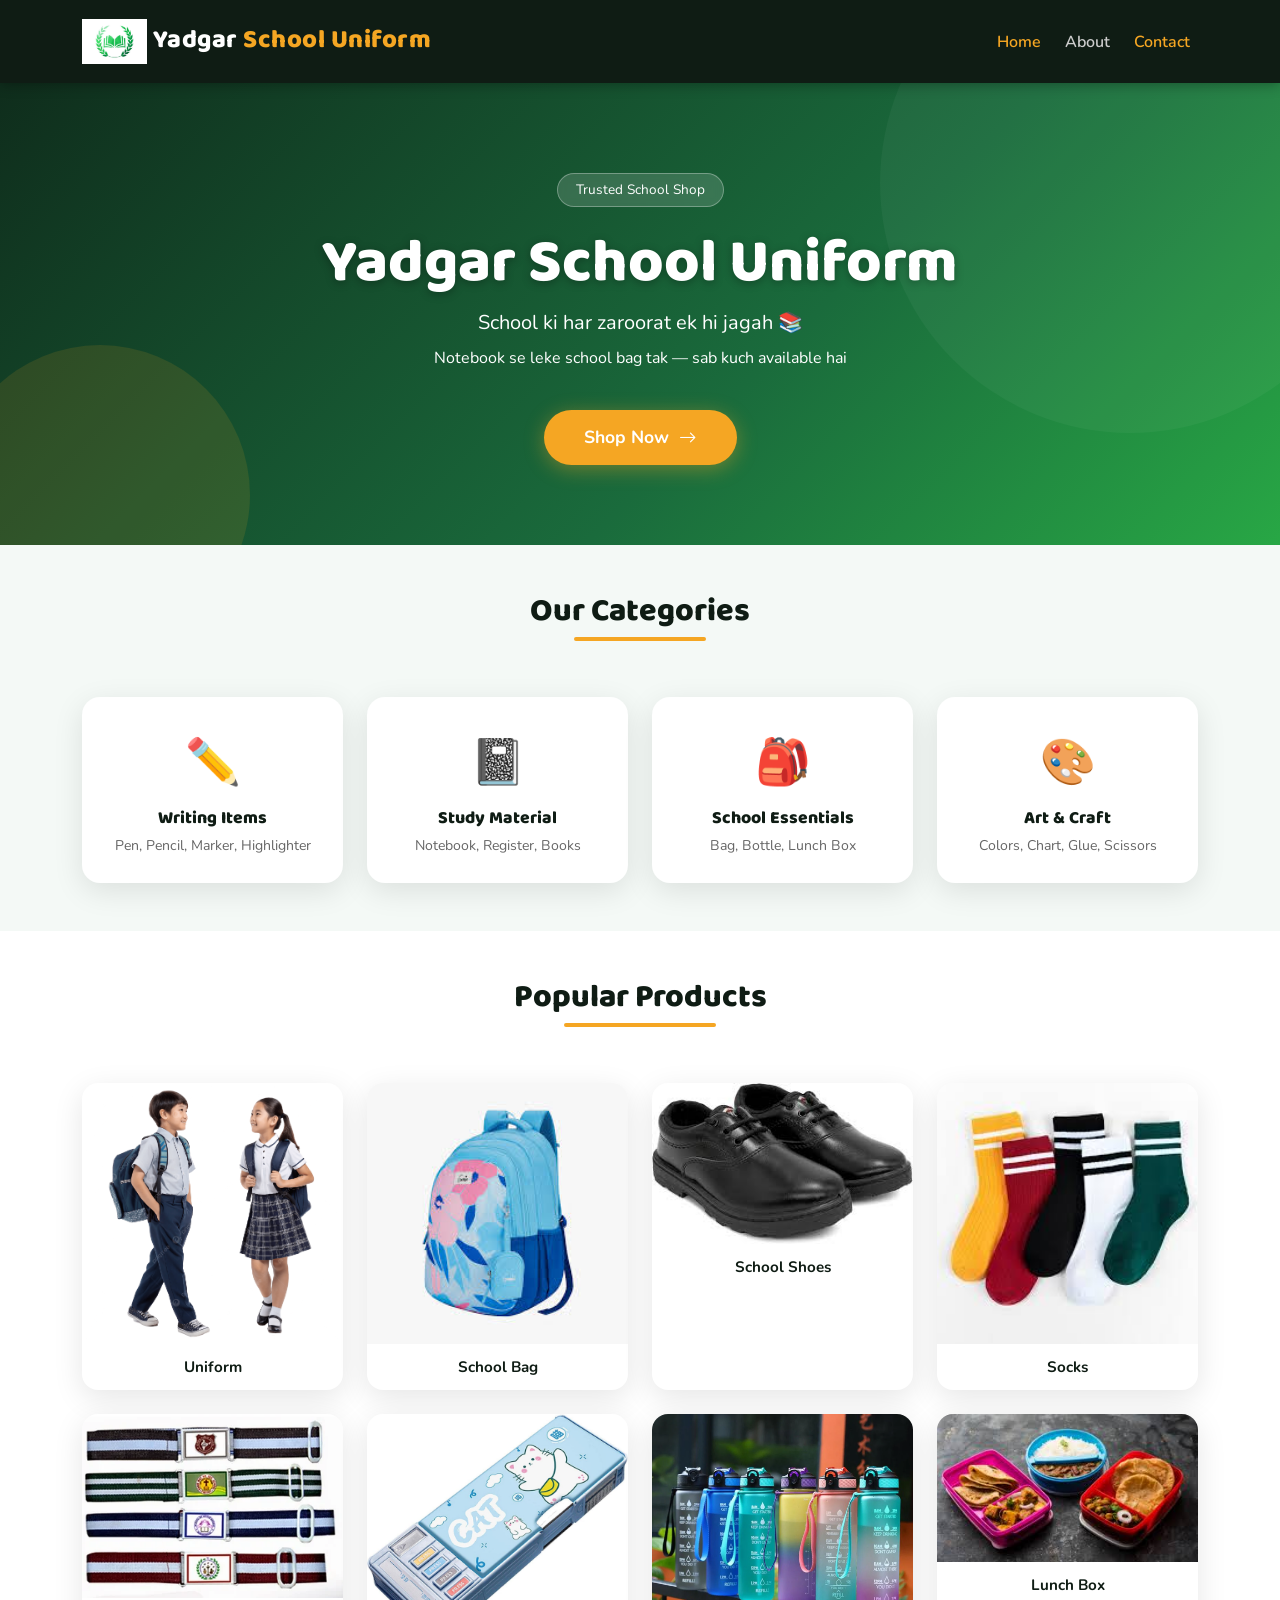
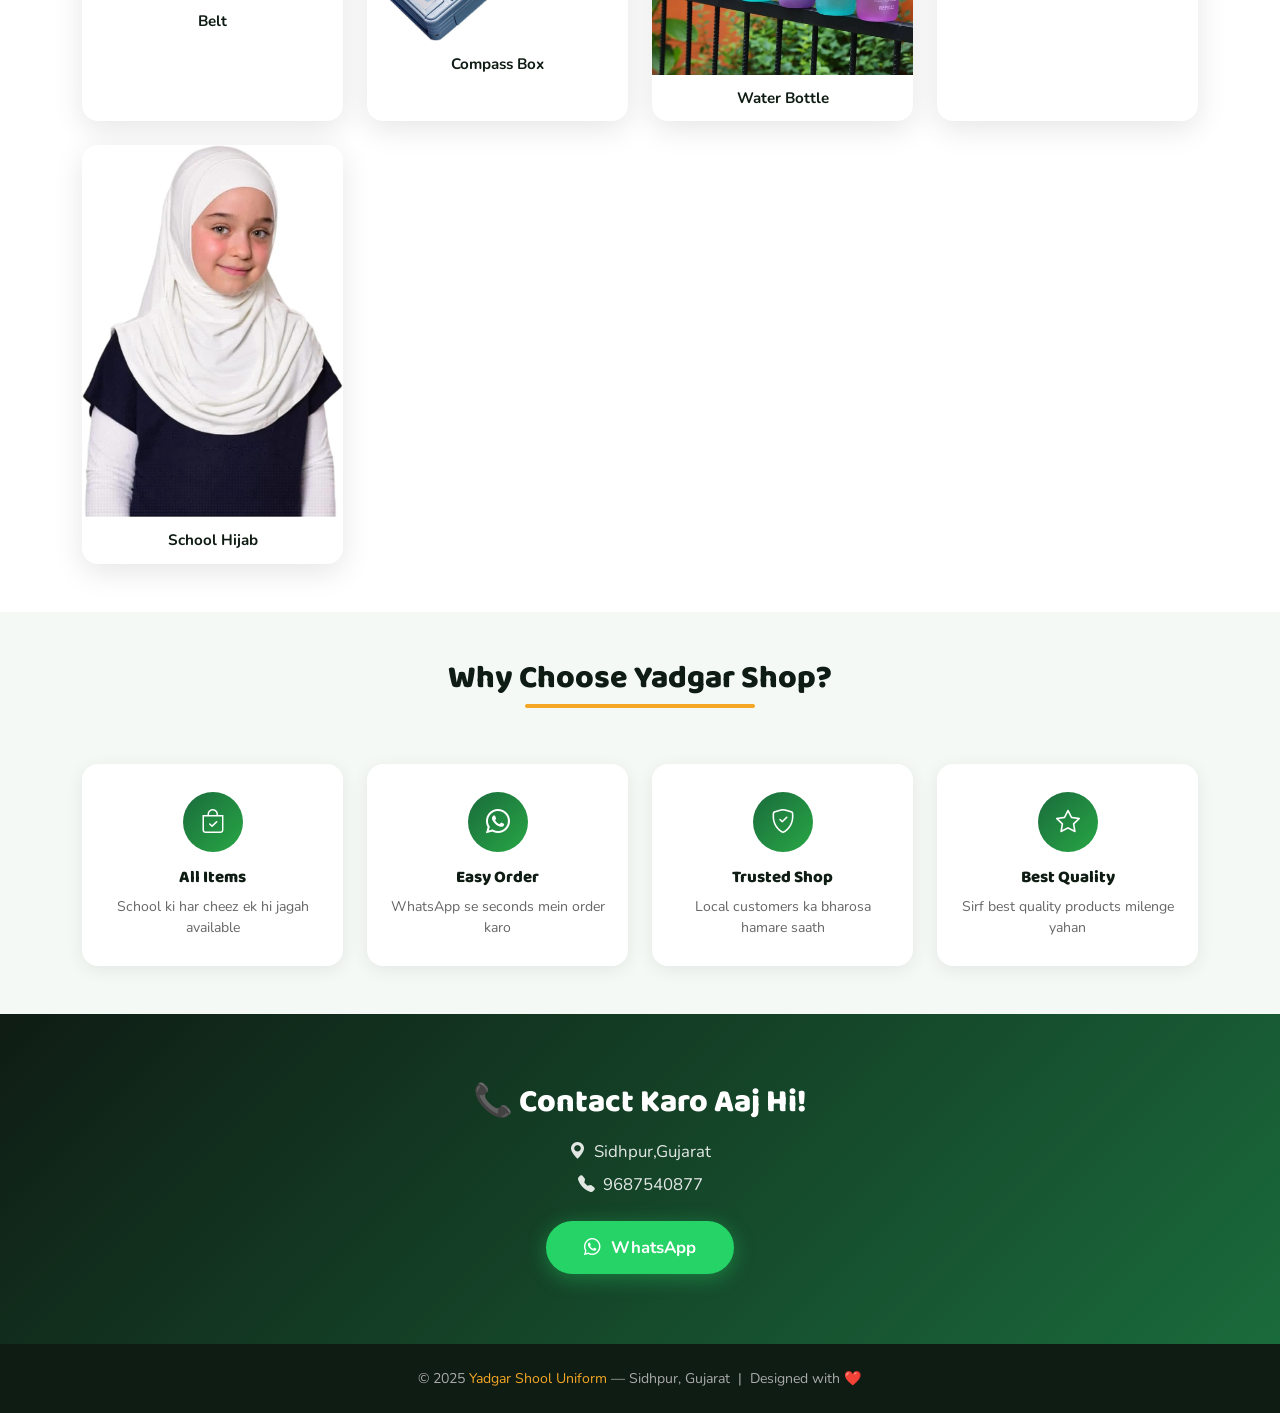
<file: index.html>
<!DOCTYPE html>
<html lang="en">
<head>
  <meta charset="UTF-8">
  <meta name="viewport" content="width=device-width, initial-scale=1.0">
  <title>Yadgar Shop – School ki Har Zaroorat</title>

  <!-- Bootstrap -->
  <link href="https://cdn.jsdelivr.net/npm/bootstrap@5.3.0/dist/css/bootstrap.min.css" rel="stylesheet">
  <!-- Google Fonts -->
  <link href="https://fonts.googleapis.com/css2?family=Baloo+2:wght@400;600;800&family=Nunito:wght@400;600;700&display=swap" rel="stylesheet">
  <!-- Bootstrap Icons -->
  <link href="https://cdn.jsdelivr.net/npm/bootstrap-icons@1.10.5/font/bootstrap-icons.css" rel="stylesheet">

  <style>
    :root {
      --primary: #1a6b3c;
      --primary-light: #28a745;
      --accent: #f5a623;
      --dark: #0f1c14;
      --light-bg: #f4f9f6;
      --card-shadow: 0 8px 30px rgba(0,0,0,0.10);
    }

    * { box-sizing: border-box; }

    body {
      font-family: 'Nunito', sans-serif;
      background: var(--light-bg);
      color: #222;
    }

    h1, h2, h3, h4, h5, .navbar-brand {
      font-family: 'Baloo 2', cursive;
    }

    /* ── NAVBAR ── */
    .navbar {
      background: var(--dark) !important;
      padding: 14px 0;
      box-shadow: 0 2px 12px rgba(0,0,0,0.3);
      position: sticky;
      top: 0;
      z-index: 999;
    }
    .navbar-brand {
      font-size: 1.6rem;
      font-weight: 800;
      color: #fff !important;
      letter-spacing: 0.5px;
    }
    .navbar-brand span { color: var(--accent); }
    .nav-link {
      color: #ccc !important;
      font-weight: 600;
      font-size: 1rem;
      margin-left: 8px;
      transition: color 0.2s;
    }
    .nav-link:hover, .nav-link.active { color: var(--accent) !important; }

    /* ── HERO ── */
    .hero {
      background: linear-gradient(135deg, #0f2d1c 0%, #1a6b3c 60%, #28a745 100%);
      color: #fff;
      padding: 90px 20px 80px;
      text-align: center;
      position: relative;
      overflow: hidden;
    }
    .hero::before {
      content: '';
      position: absolute;
      width: 500px; height: 500px;
      background: rgba(255,255,255,0.04);
      border-radius: 50%;
      top: -150px; right: -100px;
    }
    .hero::after {
      content: '';
      position: absolute;
      width: 300px; height: 300px;
      background: rgba(245,166,35,0.12);
      border-radius: 50%;
      bottom: -100px; left: -50px;
    }
    .hero h1 {
      font-size: clamp(2.2rem, 6vw, 3.8rem);
      font-weight: 800;
      text-shadow: 0 2px 10px rgba(0,0,0,0.3);
      position: relative; z-index: 1;
    }
    .hero .tagline {
      font-size: 1.25rem;
      opacity: 0.92;
      margin-bottom: 8px;
      position: relative; z-index: 1;
    }
    .hero .subtitle {
      font-size: 1rem;
      opacity: 0.75;
      position: relative; z-index: 1;
    }
    .hero .btn-hero {
      background: var(--accent);
      color: #fff;
      font-weight: 700;
      font-size: 1.1rem;
      padding: 14px 40px;
      border-radius: 50px;
      border: none;
      box-shadow: 0 4px 20px rgba(245,166,35,0.4);
      transition: transform 0.2s, box-shadow 0.2s;
      position: relative; z-index: 1;
    }
    .hero .btn-hero:hover {
      transform: translateY(-3px);
      box-shadow: 0 8px 28px rgba(245,166,35,0.5);
      color: #fff;
    }
    .hero-badge {
      display: inline-block;
      background: rgba(255,255,255,0.15);
      border: 1px solid rgba(255,255,255,0.3);
      border-radius: 50px;
      padding: 6px 18px;
      font-size: 0.85rem;
      margin-bottom: 20px;
      position: relative; z-index: 1;
      backdrop-filter: blur(4px);
    }

    /* ── CATEGORIES ── */
    .section-title {
      font-size: 2rem;
      font-weight: 800;
      color: var(--dark);
      position: relative;
      display: inline-block;
    }
    .section-title::after {
      content: '';
      display: block;
      height: 4px;
      width: 60%;
      background: var(--accent);
      border-radius: 2px;
      margin: 6px auto 0;
    }

    .category-card {
      background: #fff;
      border-radius: 18px;
      padding: 30px 20px 24px;
      text-align: center;
      box-shadow: var(--card-shadow);
      transition: transform 0.25s, box-shadow 0.25s;
      border: 2px solid transparent;
      height: 100%;
    }
    .category-card:hover {
      transform: translateY(-6px);
      box-shadow: 0 16px 40px rgba(0,0,0,0.13);
      border-color: var(--primary-light);
    }
    .category-icon {
      font-size: 2.8rem;
      margin-bottom: 12px;
      display: block;
    }
    .category-card h5 {
      font-weight: 800;
      color: var(--dark);
      font-size: 1.1rem;
      margin-bottom: 6px;
    }
    .category-card p {
      font-size: 0.88rem;
      color: #666;
      margin: 0;
    }

    /* ── PRODUCTS ── */
    .products-section { background: #fff; }

    .product-card {
      border: none;
      border-radius: 16px;
      overflow: hidden;
      box-shadow: var(--card-shadow);
      transition: transform 0.25s, box-shadow 0.25s;
    }
    .product-card:hover {
      transform: translateY(-5px);
      box-shadow: 0 14px 35px rgba(0,0,0,0.14);
    }
    .product-card .card-img-top {
      height: 180px;
      object-fit: cover;
      background: #e8f5e9;
    }
    .product-card .card-body {
      padding: 14px 12px;
      text-align: center;
    }
    .product-card h6 {
      font-weight: 700;
      font-size: 0.95rem;
      color: var(--dark);
      margin: 0;
    }

    /* Image placeholder when no image */
    .img-placeholder {
      height: 180px;
      display: flex;
      align-items: center;
      justify-content: center;
      background: linear-gradient(135deg, #e8f5e9, #c8e6c9);
      font-size: 3.5rem;
    }

    /* ── WHY CHOOSE US ── */
    .why-section { background: var(--light-bg); }

    .why-card {
      background: #fff;
      border-radius: 16px;
      padding: 28px 20px;
      text-align: center;
      box-shadow: 0 4px 18px rgba(0,0,0,0.07);
      transition: transform 0.2s;
      height: 100%;
    }
    .why-card:hover { transform: translateY(-4px); }
    .why-icon {
      width: 60px; height: 60px;
      background: linear-gradient(135deg, var(--primary), var(--primary-light));
      border-radius: 50%;
      display: flex; align-items: center; justify-content: center;
      margin: 0 auto 16px;
      font-size: 1.5rem;
      color: #fff;
    }
    .why-card h5 {
      font-weight: 800;
      font-size: 1.05rem;
      color: var(--dark);
      margin-bottom: 8px;
    }
    .why-card p {
      font-size: 0.88rem;
      color: #666;
      margin: 0;
    }

    /* ── CTA ── */
    .cta-section {
      background: linear-gradient(135deg, var(--dark), var(--primary));
      color: #fff;
      padding: 70px 20px;
      text-align: center;
    }
    .cta-section h2 {
      font-size: 2rem;
      font-weight: 800;
      margin-bottom: 16px;
    }
    .cta-info { font-size: 1.05rem; opacity: 0.88; margin-bottom: 8px; }
    .btn-whatsapp {
      background: #25D366;
      color: #fff;
      font-weight: 700;
      font-size: 1.05rem;
      padding: 14px 38px;
      border-radius: 50px;
      border: none;
      box-shadow: 0 4px 20px rgba(37,211,102,0.4);
      transition: transform 0.2s, box-shadow 0.2s;
      display: inline-flex;
      align-items: center;
      gap: 10px;
    }
    .btn-whatsapp:hover {
      transform: translateY(-3px);
      box-shadow: 0 8px 28px rgba(37,211,102,0.5);
      color: #fff;
    }

    /* ── FOOTER ── */
    footer {
      background: var(--dark);
      color: #aaa;
      text-align: center;
      padding: 24px 20px;
      font-size: 0.88rem;
    }
    footer span { color: var(--accent); }

    /* ── ANIMATIONS ── */
    @keyframes fadeUp {
      from { opacity: 0; transform: translateY(30px); }
      to   { opacity: 1; transform: translateY(0); }
    }
    .fade-up { animation: fadeUp 0.7s ease both; }
    .delay-1 { animation-delay: 0.1s; }
    .delay-2 { animation-delay: 0.2s; }
    .delay-3 { animation-delay: 0.35s; }
    .delay-4 { animation-delay: 0.5s; }
  </style>
</head>

<body>

<!-- NAVBAR -->
<nav class="navbar navbar-expand-lg navbar-dark">
  <div class="container">
    <a class="navbar-brand" href="index.html">
      <img src="img/logo.jpg" alt="Yadgar Shop" height="45">
      Yadgar <span>School Uniform </span>
    </a>
    <button class="navbar-toggler" data-bs-toggle="collapse" data-bs-target="#navMenu">
      <span class="navbar-toggler-icon"></span>
    </button>
    <div class="collapse navbar-collapse justify-content-end" id="navMenu">
      <ul class="navbar-nav">
        <li class="nav-item"><a class="nav-link active" href="index.html">Home</a></li>
        <li class="nav-item"><a class="nav-link" href="about.html">About</a></li>
        <li class="nav-item"><a class="nav-link active" href="contact.html">Contact</a></li>
      </ul>
    </div>
  </div>
</nav>

<!-- HERO -->
<section class="hero">
  <div class="container">
    <div class="hero-badge fade-up">Trusted School Shop</div>
    <h1 class="fade-up delay-1"> Yadgar School Uniform</h1>
    <p class="tagline fade-up delay-2">School ki har zaroorat ek hi jagah 📚</p>
    <p class="subtitle fade-up delay-2">Notebook se leke school bag tak — sab kuch available hai</p>
    <a href="products.html" class="btn btn-hero mt-4 fade-up delay-3">
      Shop Now &nbsp;<i class="bi bi-arrow-right"></i>
    </a>
  </div>
</section>

<!-- CATEGORIES -->
<section class="py-5">
  <div class="container">
    <div class="text-center mb-5">
      <h2 class="section-title">Our Categories</h2>
    </div>
    <div class="row g-4">
      <div class="col-6 col-md-3">
        <div class="category-card">
          <span class="category-icon">✏️</span>
          <h5>Writing Items</h5>
          <p>Pen, Pencil, Marker, Highlighter</p>
        </div>
      </div>
      <div class="col-6 col-md-3">
        <div class="category-card">
          <span class="category-icon">📓</span>
          <h5>Study Material</h5>
          <p>Notebook, Register, Books</p>
        </div>
      </div>
      <div class="col-6 col-md-3">
        <div class="category-card">
          <span class="category-icon">🎒</span>
          <h5>School Essentials</h5>
          <p>Bag, Bottle, Lunch Box</p>
        </div>
      </div>
      <div class="col-6 col-md-3">
        <div class="category-card">
          <span class="category-icon">🎨</span>
          <h5>Art & Craft</h5>
          <p>Colors, Chart, Glue, Scissors</p>
        </div>
      </div>
    </div>
  </div>
</section>

<!-- POPULAR PRODUCTS -->
<section class="products-section py-5">
  <div class="container">
    <div class="text-center mb-5">
      <h2 class="section-title">Popular Products</h2>
    </div>
    <div class="row g-4">

      <div class="col-6 col-md-3">
        <div class="card product-card h-100">
          <img src="img/uniform.jpg">
          <div class="card-body"><h6>Uniform</h6></div>
        </div>
      </div>

      <div class="col-6 col-md-3">
        <div class="card product-card h-100">
         <img src="img\bag.jpg">
          <div class="card-body"><h6>School Bag</h6></div>
        </div>
      </div>

      <div class="col-6 col-md-3">
        <div class="card product-card h-100">
<img src="img\shoes.jpg">
        <div class="card-body"><h6>School Shoes</h6></div>
        </div>
      </div>

      <div class="col-6 col-md-3">
        <div class="card product-card h-100">
          <img src="img\socks.jpg">
          <div class="card-body"><h6>Socks</h6></div>
        </div>
      </div>

      <div class="col-6 col-md-3">
        <div class="card product-card h-100">
                    <img src="img\belt.jpg">
          <div class="card-body"><h6>Belt</h6></div>
        </div>
      </div>

      <div class="col-6 col-md-3">
        <div class="card product-card h-100">
           <img src="img\compass.jpg">
          <div class="card-body"><h6>Compass Box</h6></div>
        </div>
      </div>

      <div class="col-6 col-md-3">
        <div class="card product-card h-100">
         <img src="img\bottel.jpg">
          <div class="card-body"><h6>Water Bottle</h6></div>
        </div>
      </div>

      <div class="col-6 col-md-3">
        <div class="card product-card h-100">
                     <img src="img\lounch-box.jpg">
          <div class="card-body"><h6>Lunch Box</h6></div>
        </div>
      </div>

      <div class="col-6 col-md-3">
        <div class="card product-card h-100">
           <img src="img\school-hijab.jpg">
          <div class="card-body"><h6>School Hijab</h6></div>
        </div>
      </div>

    </div>
  </div>
</section>

<!-- WHY CHOOSE US -->
<section class="why-section py-5">
  <div class="container">
    <div class="text-center mb-5">
      <h2 class="section-title">Why Choose Yadgar Shop?</h2>
    </div>
    <div class="row g-4">
      <div class="col-6 col-md-3">
        <div class="why-card">
          <div class="why-icon"><i class="bi bi-bag-check"></i></div>
          <h5>All Items</h5>
          <p>School ki har cheez ek hi jagah available</p>
        </div>
      </div>
      <div class="col-6 col-md-3">
        <div class="why-card">
          <div class="why-icon"><i class="bi bi-whatsapp"></i></div>
          <h5>Easy Order</h5>
          <p>WhatsApp se seconds mein order karo</p>
        </div>
      </div>
      <div class="col-6 col-md-3">
        <div class="why-card">
          <div class="why-icon"><i class="bi bi-shield-check"></i></div>
          <h5>Trusted Shop</h5>
          <p>Local customers ka bharosa hamare saath</p>
        </div>
      </div>
      <div class="col-6 col-md-3">
        <div class="why-card">
          <div class="why-icon"><i class="bi bi-star"></i></div>
          <h5>Best Quality</h5>
          <p>Sirf best quality products milenge yahan</p>
        </div>
      </div>
    </div>
  </div>
</section>

<!-- CTA / CONTACT -->
<section class="cta-section">
  <div class="container">
    <h2>📞 Contact Karo Aaj Hi!</h2>
    <p class="cta-info"><i class="bi bi-geo-alt-fill"></i> &nbsp;Sidhpur,Gujarat</p>
    <p class="cta-info"><i class="bi bi-telephone-fill"></i> &nbsp;9687540877</p>
    <a href="https://wa.me/9687540877" class="btn btn-whatsapp mt-3">
      <i class="bi bi-whatsapp"></i>  WhatsApp
    </a>
  </div>
</section>

<!-- FOOTER -->
<footer>
  <p class="mb-0">© 2025 <span>Yadgar Shool Uniform</span> — Sidhpur, Gujarat &nbsp;|&nbsp; Designed with ❤️</p>
</footer>

<!-- Bootstrap JS -->
<script src="https://cdn.jsdelivr.net/npm/bootstrap@5.3.0/dist/js/bootstrap.bundle.min.js"></script>
</body>
</html>
</file>
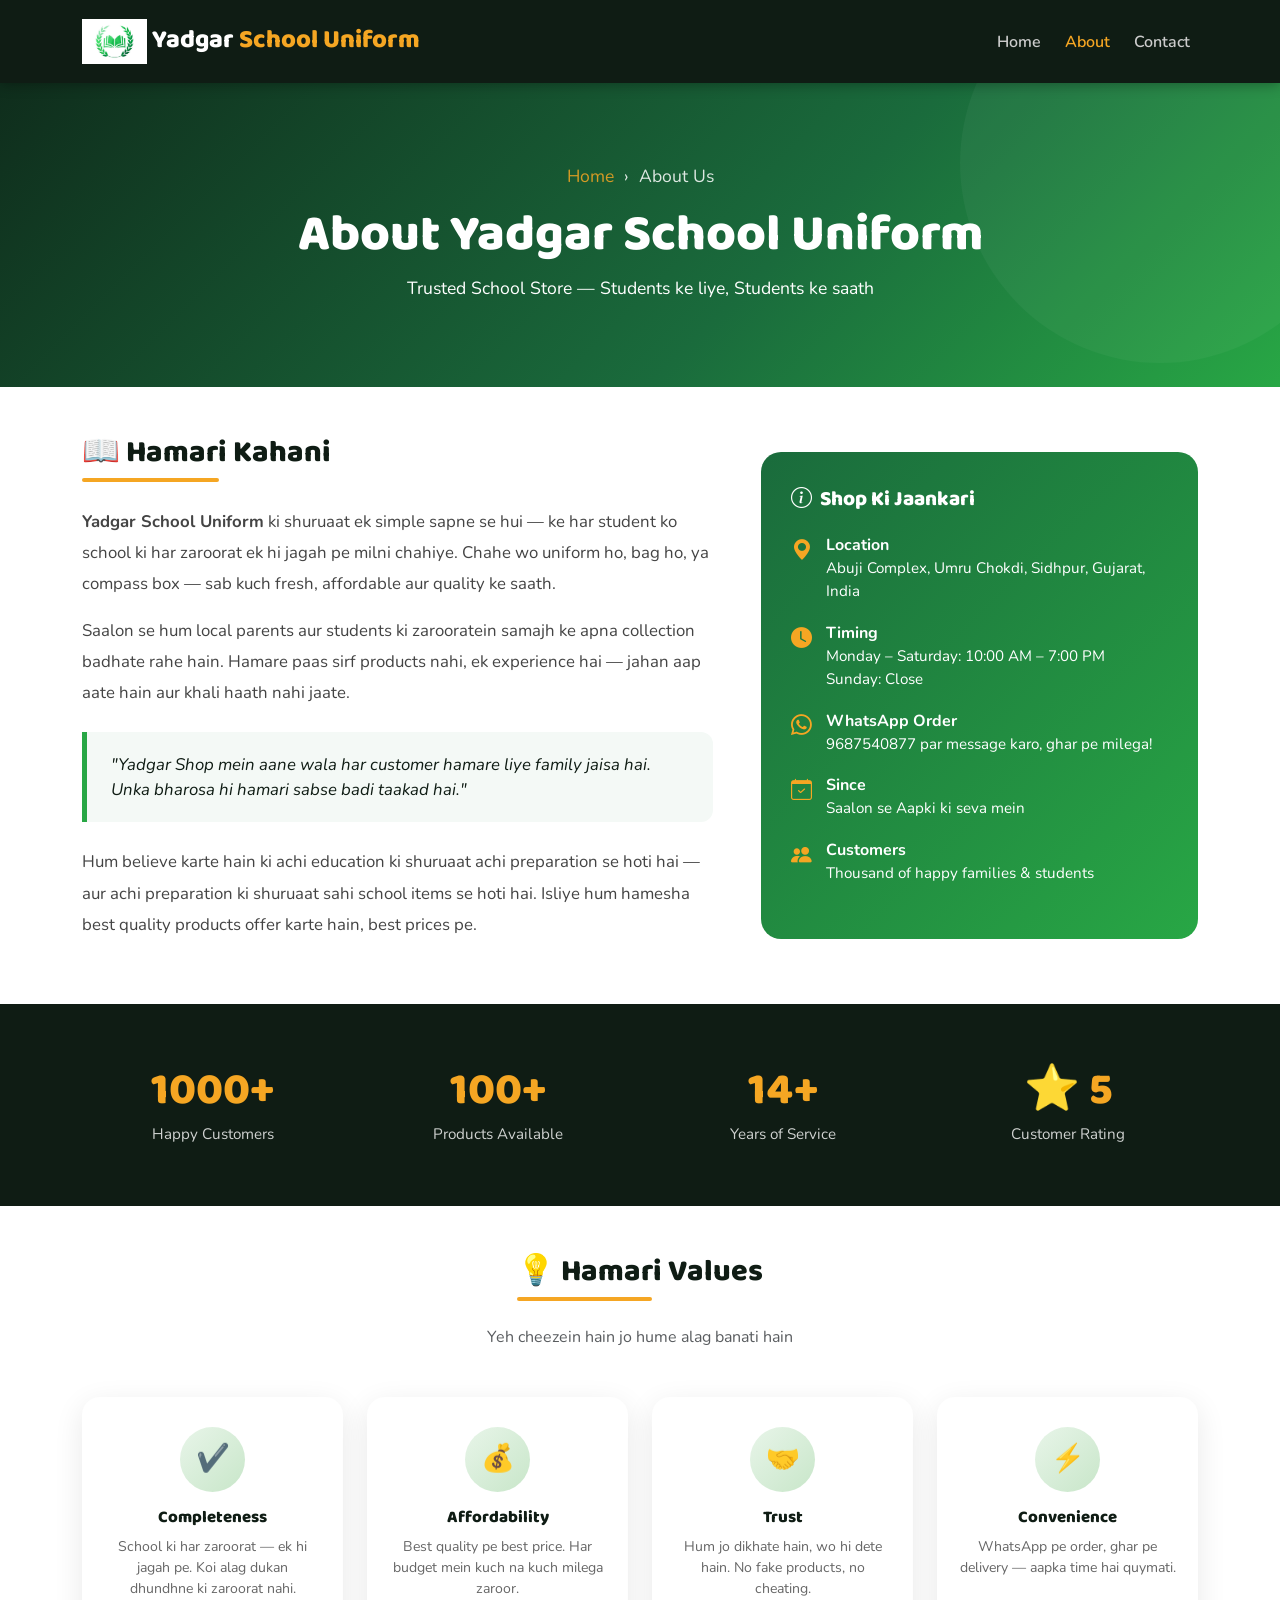
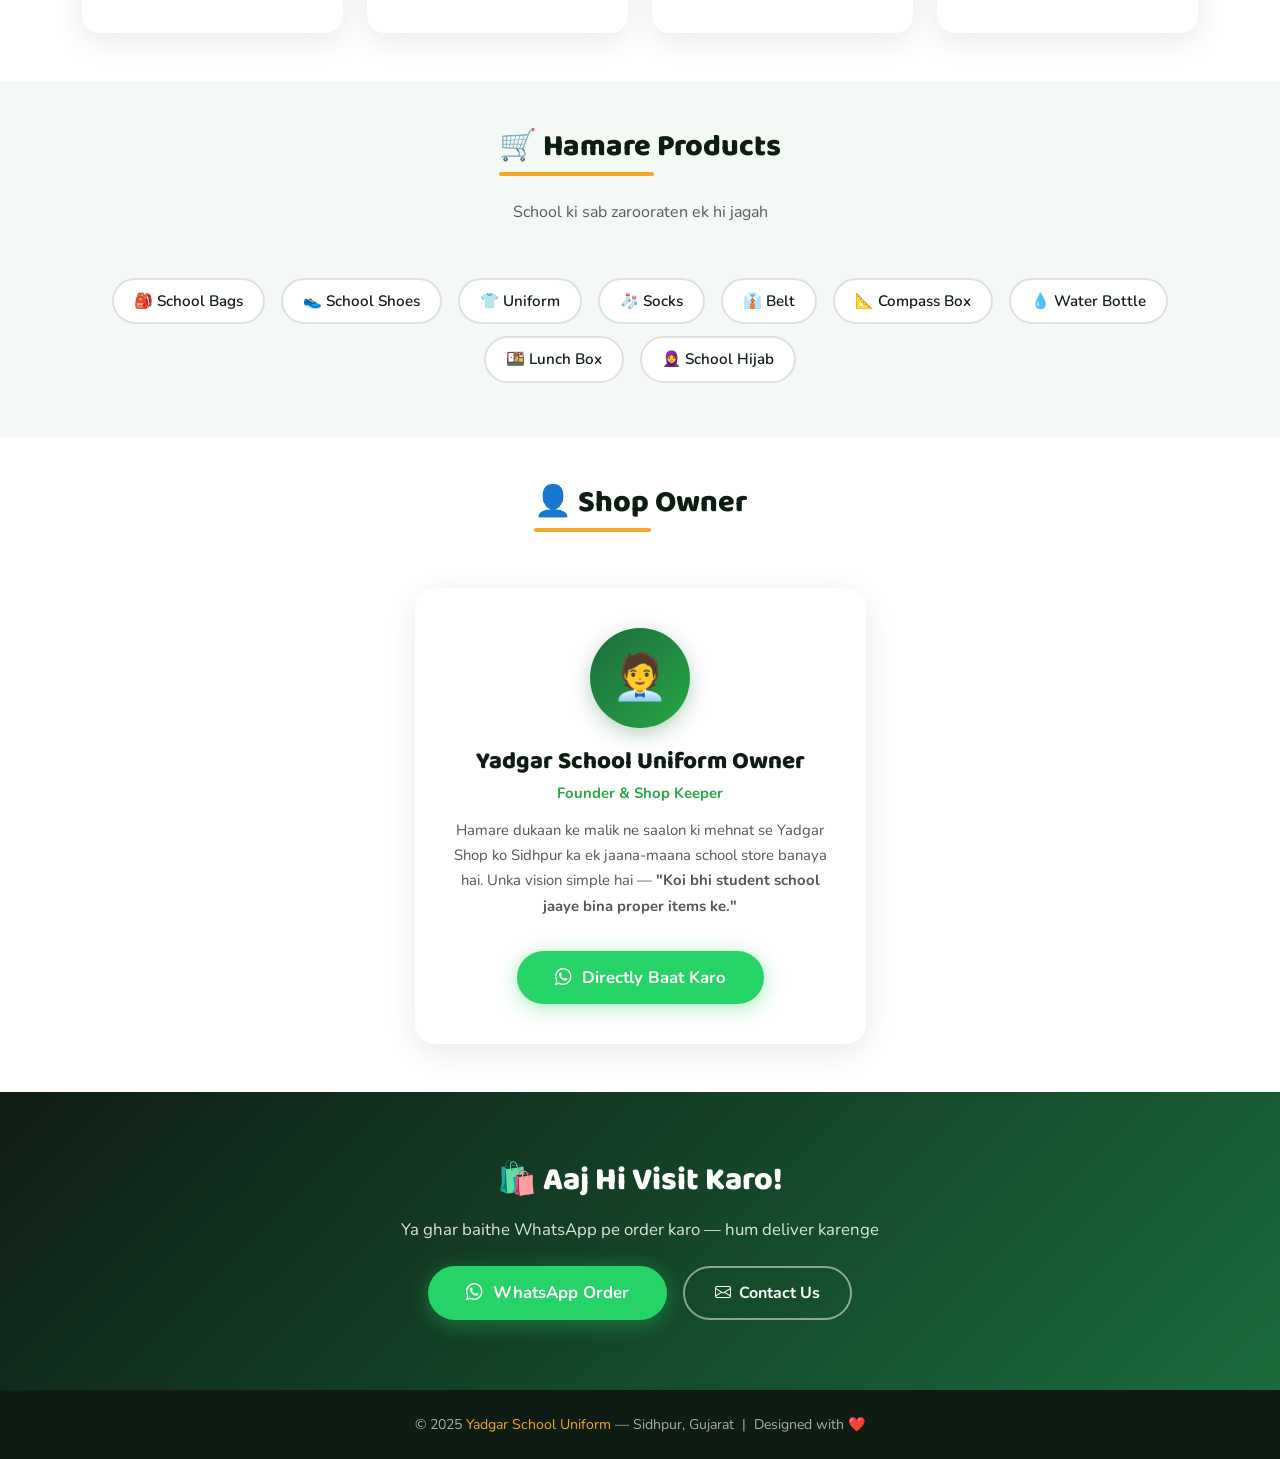
<file: about.html>
<!DOCTYPE html>
<html lang="en">
<head>
  <meta charset="UTF-8">
  <meta name="viewport" content="width=device-width, initial-scale=1.0">
  <title>About – Yadgar Shop</title>

  <link href="https://cdn.jsdelivr.net/npm/bootstrap@5.3.0/dist/css/bootstrap.min.css" rel="stylesheet">
  <link href="https://fonts.googleapis.com/css2?family=Baloo+2:wght@400;600;800&family=Nunito:wght@400;600;700&display=swap" rel="stylesheet">
  <link href="https://cdn.jsdelivr.net/npm/bootstrap-icons@1.10.5/font/bootstrap-icons.css" rel="stylesheet">

  <style>
    :root {
      --primary: #1a6b3c;
      --primary-light: #28a745;
      --accent: #f5a623;
      --dark: #0f1c14;
      --light-bg: #f4f9f6;
      --card-shadow: 0 8px 30px rgba(0,0,0,0.09);
    }

    * { box-sizing: border-box; }

    body {
      font-family: 'Nunito', sans-serif;
      background: var(--light-bg);
      color: #222;
    }

    h1,h2,h3,h4,h5,.navbar-brand {
      font-family: 'Baloo 2', cursive;
    }

    /* ── NAVBAR ── */
    .navbar {
      background: var(--dark) !important;
      padding: 14px 0;
      box-shadow: 0 2px 12px rgba(0,0,0,0.3);
      position: sticky; top: 0; z-index: 999;
    }
    .navbar-brand {
      font-size: 1.6rem; font-weight: 800; color: #fff !important;
    }
    .navbar-brand span { color: var(--accent); }
    .nav-link { color: #ccc !important; font-weight: 600; font-size: 1rem; margin-left: 8px; transition: color 0.2s; }
    .nav-link:hover, .nav-link.active { color: var(--accent) !important; }

    /* ── PAGE HEADER ── */
    .page-header {
      background: linear-gradient(135deg, #0f2d1c 0%, #1a6b3c 60%, #28a745 100%);
      color: #fff;
      padding: 80px 20px 70px;
      text-align: center;
      position: relative;
      overflow: hidden;
    }
    .page-header::before {
      content: '';
      position: absolute;
      width: 400px; height: 400px;
      background: rgba(255,255,255,0.04);
      border-radius: 50%;
      top: -120px; right: -80px;
    }
    .page-header h1 {
      font-size: clamp(2rem, 5vw, 3.2rem);
      font-weight: 800;
      position: relative; z-index: 1;
    }
    .page-header p {
      font-size: 1.1rem;
      opacity: 0.85;
      position: relative; z-index: 1;
    }
    .breadcrumb-nav {
      font-size: 0.9rem;
      opacity: 0.7;
      position: relative; z-index: 1;
    }
    .breadcrumb-nav a { color: var(--accent); text-decoration: none; }

    /* ── SECTION TITLE ── */
    .section-title {
      font-size: 1.9rem;
      font-weight: 800;
      color: var(--dark);
      position: relative;
      display: inline-block;
    }
    .section-title::after {
      content: '';
      display: block;
      height: 4px; width: 55%;
      background: var(--accent);
      border-radius: 2px;
      margin: 6px 0 0;
    }

    /* ── STORY SECTION ── */
    .story-section { background: #fff; }

    .story-text p {
      font-size: 1.05rem;
      line-height: 1.85;
      color: #444;
    }

    .story-highlight {
      background: var(--light-bg);
      border-left: 5px solid var(--primary-light);
      border-radius: 0 12px 12px 0;
      padding: 20px 24px;
      font-size: 1.05rem;
      font-style: italic;
      color: var(--dark);
      margin: 24px 0;
    }

    .info-box {
      background: linear-gradient(135deg, var(--primary), var(--primary-light));
      color: #fff;
      border-radius: 20px;
      padding: 36px 30px;
      height: 100%;
    }
    .info-box h4 { font-weight: 800; font-size: 1.3rem; margin-bottom: 20px; }
    .info-item {
      display: flex;
      align-items: flex-start;
      gap: 14px;
      margin-bottom: 18px;
    }
    .info-item i { font-size: 1.3rem; margin-top: 2px; color: var(--accent); }
    .info-item div { font-size: 0.95rem; line-height: 1.5; }
    .info-item strong { display: block; font-size: 1rem; }

    /* ── STATS ── */
    .stats-section {
      background: var(--dark);
      color: #fff;
      padding: 60px 20px;
      text-align: center;
    }
    .stat-item h3 {
      font-size: 2.8rem;
      font-weight: 800;
      color: var(--accent);
      margin-bottom: 6px;
    }
    .stat-item p {
      font-size: 0.95rem;
      opacity: 0.8;
      margin: 0;
    }
    .stat-divider {
      width: 1px;
      background: rgba(255,255,255,0.15);
    }

    /* ── VALUES ── */
    .value-card {
      background: #fff;
      border-radius: 18px;
      padding: 30px 22px;
      text-align: center;
      box-shadow: var(--card-shadow);
      transition: transform 0.25s, box-shadow 0.25s;
      border-bottom: 4px solid transparent;
      height: 100%;
    }
    .value-card:hover {
      transform: translateY(-6px);
      box-shadow: 0 16px 40px rgba(0,0,0,0.12);
      border-bottom-color: var(--primary-light);
    }
    .value-icon {
      width: 65px; height: 65px;
      background: linear-gradient(135deg, #e8f5e9, #c8e6c9);
      border-radius: 50%;
      display: flex; align-items: center; justify-content: center;
      margin: 0 auto 16px;
      font-size: 1.7rem;
    }
    .value-card h5 {
      font-weight: 800; font-size: 1.05rem;
      color: var(--dark); margin-bottom: 8px;
    }
    .value-card p { font-size: 0.88rem; color: #666; margin: 0; }

    /* ── PRODUCTS WE SELL ── */
    .products-section { background: var(--light-bg); }

    .product-tag {
      display: inline-flex;
      align-items: center;
      gap: 8px;
      background: #fff;
      border: 2px solid #e0e0e0;
      border-radius: 50px;
      padding: 10px 20px;
      font-size: 0.95rem;
      font-weight: 600;
      color: var(--dark);
      transition: all 0.2s;
      margin: 6px;
    }
    .product-tag:hover {
      background: var(--primary-light);
      color: #fff;
      border-color: var(--primary-light);
    }

    /* ── TEAM / OWNER ── */
    .owner-card {
      background: #fff;
      border-radius: 20px;
      padding: 40px 30px;
      text-align: center;
      box-shadow: var(--card-shadow);
    }
    .owner-avatar {
      width: 100px; height: 100px;
      background: linear-gradient(135deg, var(--primary), var(--primary-light));
      border-radius: 50%;
      display: flex; align-items: center; justify-content: center;
      margin: 0 auto 20px;
      font-size: 2.8rem;
      box-shadow: 0 6px 20px rgba(26,107,60,0.3);
    }
    .owner-card h4 { font-weight: 800; color: var(--dark); margin-bottom: 4px; }
    .owner-card .role { color: var(--primary-light); font-weight: 700; margin-bottom: 12px; }
    .owner-card p { font-size: 0.93rem; color: #555; line-height: 1.7; }

    /* ── CTA ── */
    .cta-section {
      background: linear-gradient(135deg, var(--dark), var(--primary));
      color: #fff;
      padding: 70px 20px;
      text-align: center;
    }
    .cta-section h2 { font-size: 2rem; font-weight: 800; margin-bottom: 16px; }
    .cta-section p { font-size: 1.05rem; opacity: 0.85; }

    .btn-whatsapp {
      background: #25D366; color: #fff;
      font-weight: 700; font-size: 1.05rem;
      padding: 14px 38px;
      border-radius: 50px; border: none;
      box-shadow: 0 4px 20px rgba(37,211,102,0.4);
      transition: transform 0.2s, box-shadow 0.2s;
      display: inline-flex; align-items: center; gap: 10px;
      text-decoration: none;
    }
    .btn-whatsapp:hover {
      transform: translateY(-3px);
      box-shadow: 0 8px 28px rgba(37,211,102,0.5);
      color: #fff;
    }

    .btn-outline-light-custom {
      border: 2px solid rgba(255,255,255,0.5);
      color: #fff; background: transparent;
      padding: 13px 30px; border-radius: 50px;
      font-weight: 700; font-size: 1rem;
      transition: all 0.2s;
      text-decoration: none;
      display: inline-flex; align-items: center; gap: 8px;
    }
    .btn-outline-light-custom:hover {
      background: rgba(255,255,255,0.15); color: #fff;
    }

    /* ── FOOTER ── */
    footer {
      background: var(--dark);
      color: #aaa;
      text-align: center;
      padding: 24px 20px;
      font-size: 0.88rem;
    }
    footer span { color: var(--accent); }

    /* ── ANIMATIONS ── */
    @keyframes fadeUp {
      from { opacity: 0; transform: translateY(28px); }
      to   { opacity: 1; transform: translateY(0); }
    }
    .fade-up { animation: fadeUp 0.65s ease both; }
    .delay-1 { animation-delay: 0.1s; }
    .delay-2 { animation-delay: 0.22s; }
    .delay-3 { animation-delay: 0.35s; }
  </style>
</head>

<body>

<!-- NAVBAR -->
<nav class="navbar navbar-expand-lg navbar-dark">
  <div class="container">
    <a class="navbar-brand" href="index.html">
      <img src="img/logo.jpg" alt="Yadgar Shop" height="45">
      Yadgar <span>School Uniform </span>
    </a>
    <button class="navbar-toggler" data-bs-toggle="collapse" data-bs-target="#navMenu">
      <span class="navbar-toggler-icon"></span>
    </button>
    <div class="collapse navbar-collapse justify-content-end" id="navMenu">
      <ul class="navbar-nav">
        <li class="nav-item"><a class="nav-link" href="index.html">Home</a></li>
        <li class="nav-item"><a class="nav-link active" href="about.html">About</a></li>
        <li class="nav-item"><a class="nav-link" href="contact.html">Contact</a></li>
      </ul>
    </div>
  </div>
</nav>


<!-- PAGE HEADER -->
<div class="page-header">
  <p class="breadcrumb-nav"><a href="index.html">Home</a> &nbsp;›&nbsp; About Us</p>
  <h1 class="fade-up">About Yadgar School Uniform</h1>
  <p class="fade-up delay-1"> Trusted School Store — Students ke liye, Students ke saath</p>
</div>

<!-- OUR STORY -->
<section class="story-section py-5">
  <div class="container">
    <div class="row align-items-center g-5">
      <div class="col-lg-7 story-text">
        <h2 class="section-title mb-4">📖 Hamari Kahani</h2>
        <p>
          <strong>Yadgar School Uniform</strong> ki shuruaat ek simple sapne se hui — ke har student ko school ki
          har zaroorat ek hi jagah pe milni chahiye. Chahe wo uniform ho, bag ho, ya compass box —
          sab kuch fresh, affordable aur quality ke saath.
        </p>
        <p>
          Saalon se hum local parents aur students ki zarooratein samajh ke apna collection badhate rahe hain.
          Hamare paas sirf products nahi, ek experience hai — jahan aap aate hain aur khali haath nahi jaate.
        </p>
        <div class="story-highlight">
          "Yadgar Shop mein aane wala har customer hamare liye family jaisa hai.
          Unka bharosa hi hamari sabse badi taakad hai."
        </div>
        <p>
          Hum believe karte hain ki achi education ki shuruaat achi preparation se hoti hai —
          aur achi preparation ki shuruaat sahi school items se hoti hai. Isliye hum hamesha
          best quality products offer karte hain, best prices pe.
        </p>
      </div>
      <div class="col-lg-5">
        <div class="info-box">
          <h4><i class="bi bi-info-circle me-2"></i>Shop Ki Jaankari</h4>
          <div class="info-item">
            <i class="bi bi-geo-alt-fill"></i>
            <div><strong>Location</strong>Abuji Complex, Umru Chokdi, Sidhpur, Gujarat, India</div>
          </div>
          <div class="info-item">
            <i class="bi bi-clock-fill"></i>
            <div><strong>Timing</strong>Monday – Saturday: 10:00 AM – 7:00 PM<br>Sunday: Close </div>
          </div>
          <div class="info-item">
            <i class="bi bi-whatsapp"></i>
            <div><strong>WhatsApp Order</strong>9687540877 par message karo, ghar pe milega!</div>
          </div>
          <div class="info-item">
            <i class="bi bi-calendar-check"></i>
            <div><strong>Since</strong>Saalon se Aapki  ki seva mein</div>
          </div>
          <div class="info-item">
            <i class="bi bi-people-fill"></i>
            <div><strong>Customers</strong>Thousand of happy families & students</div>
          </div>
        </div>
      </div>
    </div>
  </div>
</section>

<!-- STATS -->
<section class="stats-section">
  <div class="container">
    <div class="row text-center g-4">
      <div class="col-6 col-md-3">
        <div class="stat-item">
          <h3>1000+</h3>
          <p>Happy Customers</p>
        </div>
      </div>
      <div class="col-6 col-md-3">
        <div class="stat-item">
          <h3>100+</h3>
          <p>Products Available</p>
        </div>
      </div>
      <div class="col-6 col-md-3">
        <div class="stat-item">
          <h3>14+</h3>
          <p>Years of Service</p>
        </div>
      </div>
      <div class="col-6 col-md-3">
        <div class="stat-item">
          <h3>⭐ 5</h3>
          <p>Customer Rating</p>
        </div>
      </div>
    </div>
  </div>
</section>

<!-- OUR VALUES -->
<section class="py-5" style="background:#fff;">
  <div class="container">
    <div class="text-center mb-5">
      <h2 class="section-title">💡 Hamari Values</h2>
      <p class="text-muted mt-3">Yeh cheezein hain jo hume alag banati hain</p>
    </div>
    <div class="row g-4">
      <div class="col-6 col-md-3">
        <div class="value-card">
          <div class="value-icon">✔️</div>
          <h5>Completeness</h5>
          <p>School ki har zaroorat — ek hi jagah pe. Koi alag dukan dhundhne ki zaroorat nahi.</p>
        </div>
      </div>
      <div class="col-6 col-md-3">
        <div class="value-card">
          <div class="value-icon">💰</div>
          <h5>Affordability</h5>
          <p>Best quality pe best price. Har budget mein kuch na kuch milega zaroor.</p>
        </div>
      </div>
      <div class="col-6 col-md-3">
        <div class="value-card">
          <div class="value-icon">🤝</div>
          <h5>Trust</h5>
          <p>Hum jo dikhate hain, wo hi dete hain. No fake products, no cheating.</p>
        </div>
      </div>
      <div class="col-6 col-md-3">
        <div class="value-card">
          <div class="value-icon">⚡</div>
          <h5>Convenience</h5>
          <p>WhatsApp pe order, ghar pe delivery — aapka time hai quymati.</p>
        </div>
      </div>
    </div>
  </div>
</section>

<!-- PRODUCTS WE SELL -->
<section class="products-section py-5">
  <div class="container">
    <div class="text-center mb-5">
      <h2 class="section-title">🛒 Hamare Products</h2>
      <p class="text-muted mt-3">School ki sab zarooraten ek hi jagah</p>
    </div>
    <div class="text-center">
      <span class="product-tag">🎒 School Bags</span>
      <span class="product-tag">👟 School Shoes</span>
      <span class="product-tag">👕 Uniform</span>
      <span class="product-tag">🧦 Socks</span>
      <span class="product-tag">👔 Belt</span>
      <span class="product-tag">📐 Compass Box</span>
      <span class="product-tag">💧 Water Bottle</span>
      <span class="product-tag">🍱 Lunch Box</span>
      <span class="product-tag">🧕 School Hijab</span>
      
    </div>
  </div>
</section>

<!-- OWNER / TEAM -->
<section class="py-5" style="background:#fff;">
  <div class="container">
    <div class="text-center mb-5">
      <h2 class="section-title">👤 Shop Owner</h2>
    </div>
    <div class="row justify-content-center">
      <div class="col-md-5">
        <div class="owner-card">
          <div class="owner-avatar">🧑‍💼</div>
          <h4>Yadgar School Uniform Owner</h4>
          <p class="role">Founder & Shop Keeper</p>
          <p>
            Hamare dukaan ke malik ne saalon ki mehnat se Yadgar Shop ko Sidhpur ka
            ek jaana-maana school store banaya hai. Unka vision simple hai —
            <strong>"Koi bhi student school jaaye bina proper items ke."</strong>
          </p>
          <a href="https://wa.me/919687540877" class="btn-whatsapp mt-3" style="justify-content:center;">
            <i class="bi bi-whatsapp"></i> Directly Baat Karo
          </a>
        </div>
      </div>
    </div>
  </div>
</section>

<!-- CTA -->
<section class="cta-section">
  <div class="container">
    <h2>🛍️ Aaj Hi Visit Karo!</h2>
    <p>Ya ghar baithe WhatsApp pe order karo — hum deliver karenge</p>
    <div class="d-flex gap-3 justify-content-center flex-wrap mt-4">
      <a href="https://wa.me/919687540877" class="btn-whatsapp">
        <i class="bi bi-whatsapp"></i> WhatsApp Order
      </a>
      <a href="contact.html" class="btn-outline-light-custom">
        <i class="bi bi-envelope"></i> Contact Us
      </a>
    </div>
  </div>
</section>

<!-- FOOTER -->
<footer>
  <p class="mb-0">© 2025 <span>Yadgar School Uniform</span> — Sidhpur, Gujarat &nbsp;|&nbsp; Designed with ❤️</p>
</footer>

<script src="https://cdn.jsdelivr.net/npm/bootstrap@5.3.0/dist/js/bootstrap.bundle.min.js"></script>
</body>
</html>
</file>
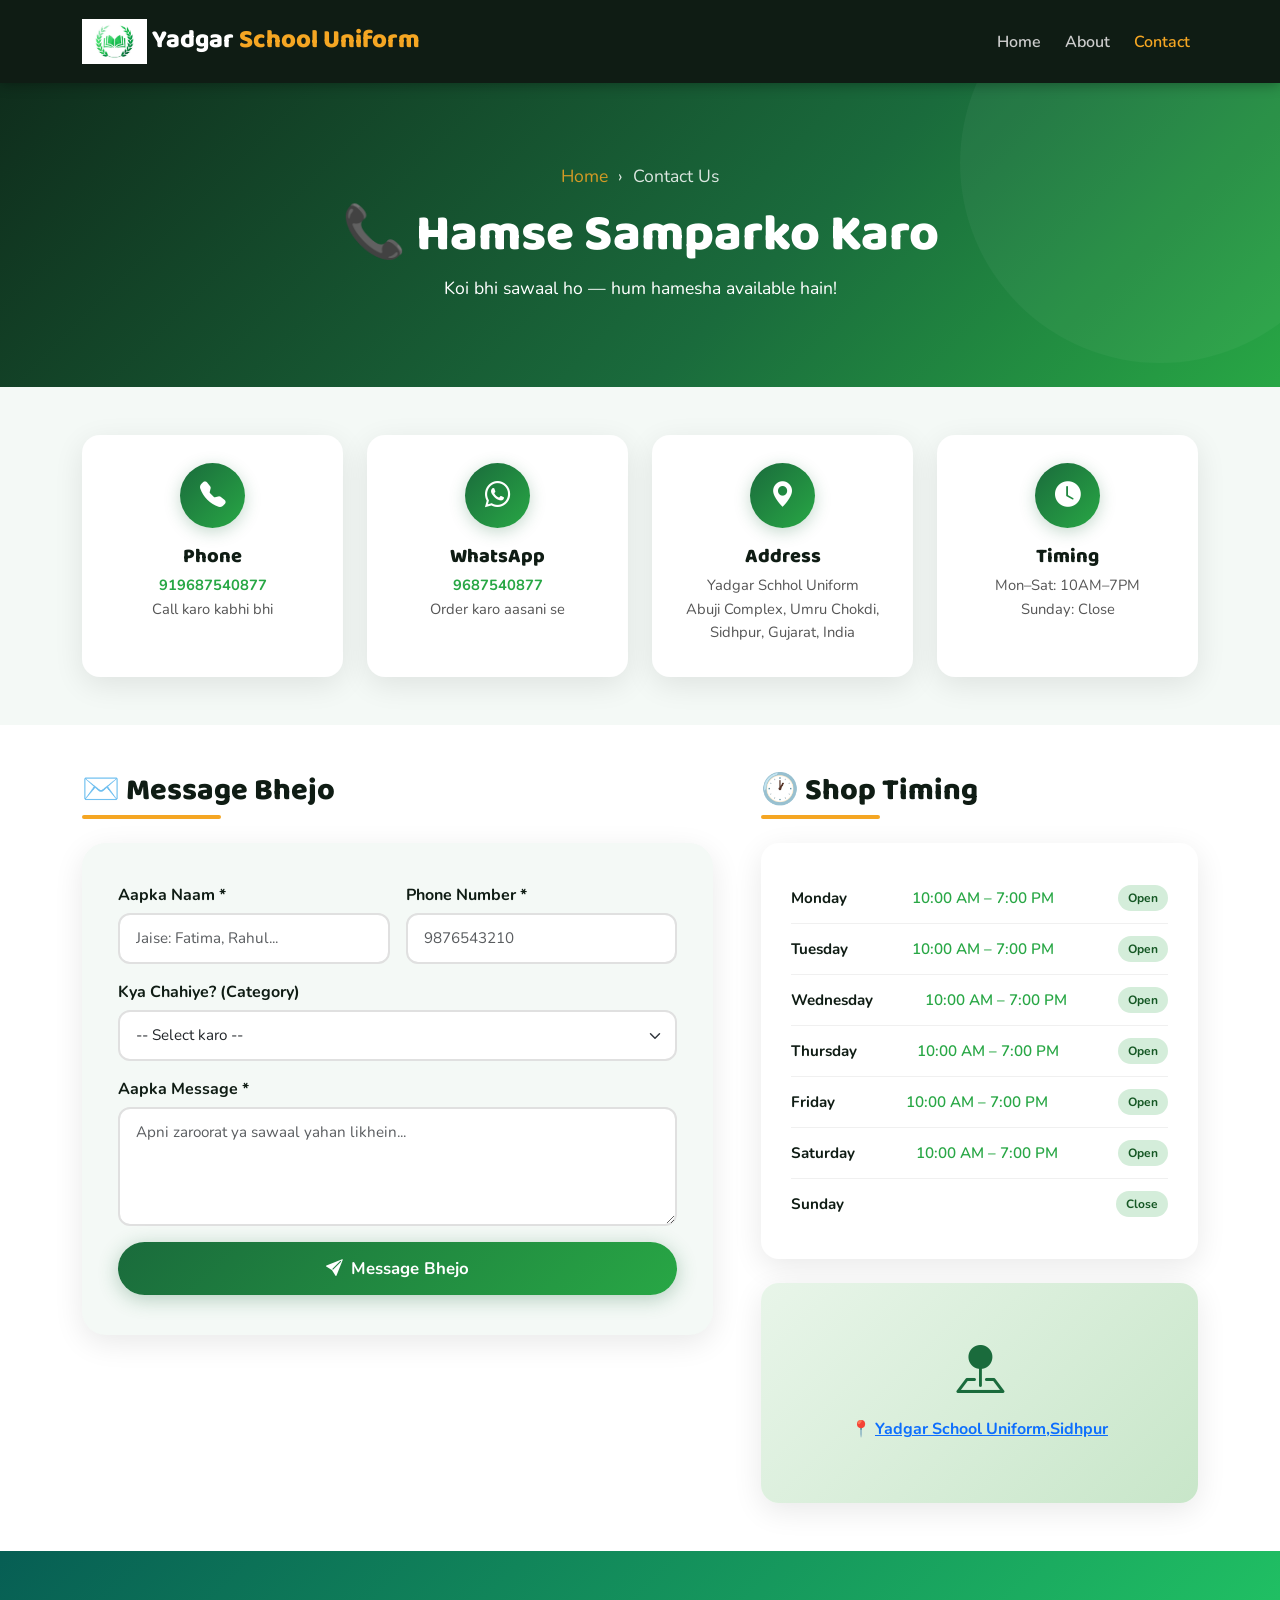
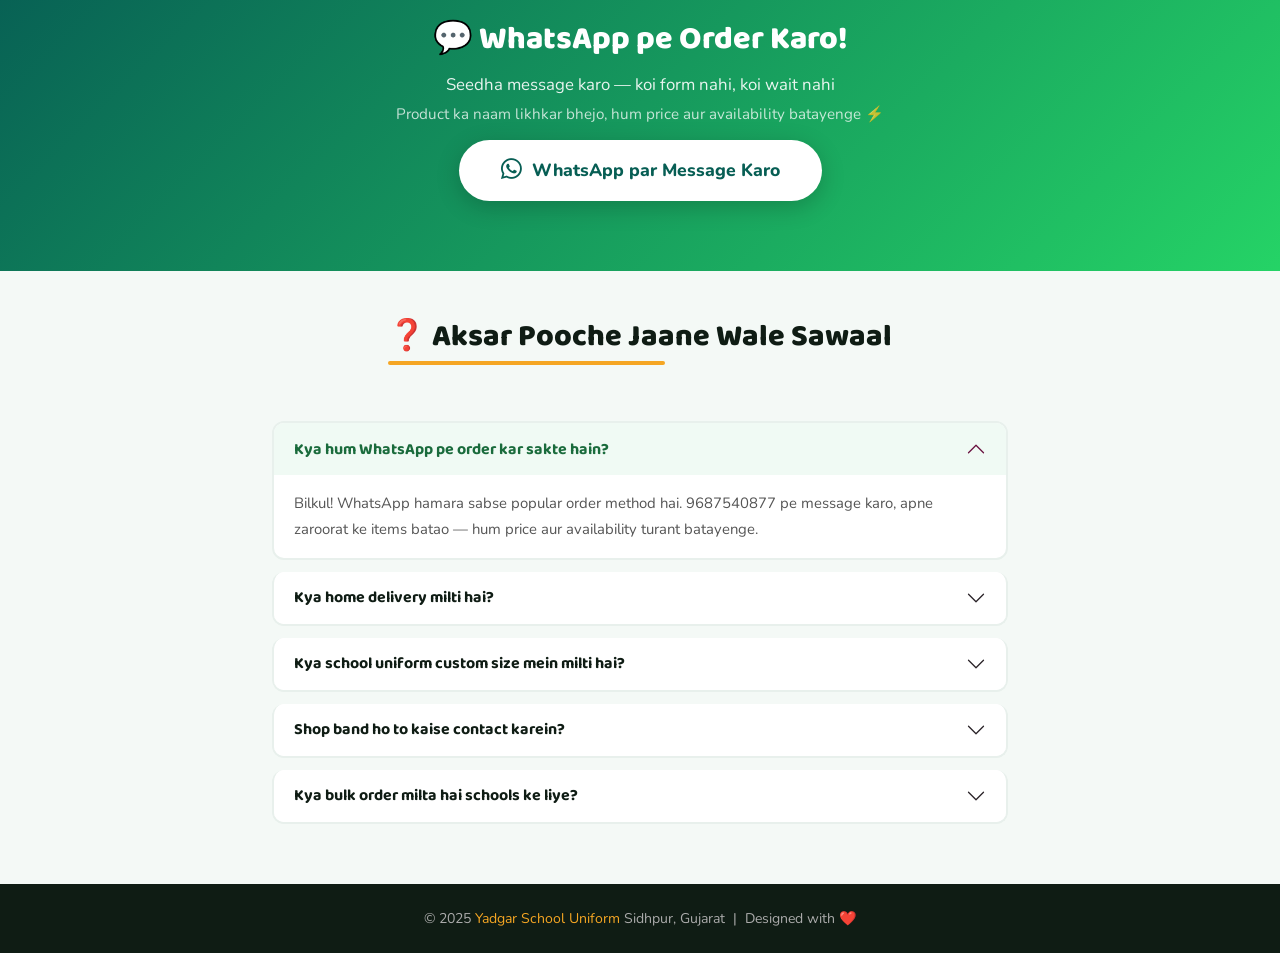
<file: contact.html>
<!DOCTYPE html>
<html lang="en">
<head>
  <meta charset="UTF-8">
  <meta name="viewport" content="width=device-width, initial-scale=1.0">
  <title>Contact – Yadgar Shop</title>

  <link href="https://cdn.jsdelivr.net/npm/bootstrap@5.3.0/dist/css/bootstrap.min.css" rel="stylesheet">
  <link href="https://fonts.googleapis.com/css2?family=Baloo+2:wght@400;600;800&family=Nunito:wght@400;600;700&display=swap" rel="stylesheet">
  <link href="https://cdn.jsdelivr.net/npm/bootstrap-icons@1.10.5/font/bootstrap-icons.css" rel="stylesheet">

  <style>
    :root {
      --primary: #1a6b3c;
      --primary-light: #28a745;
      --accent: #f5a623;
      --dark: #0f1c14;
      --light-bg: #f4f9f6;
      --card-shadow: 0 8px 30px rgba(0,0,0,0.09);
    }

    * { box-sizing: border-box; }

    body {
      font-family: 'Nunito', sans-serif;
      background: var(--light-bg);
      color: #222;
    }

    h1,h2,h3,h4,h5,.navbar-brand {
      font-family: 'Baloo 2', cursive;
    }

    /* ── NAVBAR ── */
    .navbar {
      background: var(--dark) !important;
      padding: 14px 0;
      box-shadow: 0 2px 12px rgba(0,0,0,0.3);
      position: sticky; top: 0; z-index: 999;
    }
    .navbar-brand { font-size: 1.6rem; font-weight: 800; color: #fff !important; }
    .navbar-brand span { color: var(--accent); }
    .nav-link { color: #ccc !important; font-weight: 600; font-size: 1rem; margin-left: 8px; transition: color 0.2s; }
    .nav-link:hover, .nav-link.active { color: var(--accent) !important; }

    /* ── PAGE HEADER ── */
    .page-header {
      background: linear-gradient(135deg, #0f2d1c 0%, #1a6b3c 60%, #28a745 100%);
      color: #fff;
      padding: 80px 20px 70px;
      text-align: center;
      position: relative;
      overflow: hidden;
    }
    .page-header::before {
      content: '';
      position: absolute;
      width: 400px; height: 400px;
      background: rgba(255,255,255,0.04);
      border-radius: 50%;
      top: -120px; right: -80px;
    }
    .page-header h1 {
      font-size: clamp(2rem, 5vw, 3.2rem);
      font-weight: 800;
      position: relative; z-index: 1;
    }
    .page-header p { font-size: 1.1rem; opacity: 0.85; position: relative; z-index: 1; }
    .breadcrumb-nav { font-size: 0.9rem; opacity: 0.7; position: relative; z-index: 1; }
    .breadcrumb-nav a { color: var(--accent); text-decoration: none; }

    /* ── SECTION TITLE ── */
    .section-title {
      font-size: 1.9rem; font-weight: 800;
      color: var(--dark);
      display: inline-block;
    }
    .section-title::after {
      content: '';
      display: block;
      height: 4px; width: 55%;
      background: var(--accent);
      border-radius: 2px;
      margin: 6px 0 0;
    }

    /* ── CONTACT INFO CARDS ── */
    .info-card {
      background: #fff;
      border-radius: 18px;
      padding: 28px 22px;
      text-align: center;
      box-shadow: var(--card-shadow);
      transition: transform 0.25s, box-shadow 0.25s;
      border-bottom: 4px solid transparent;
      height: 100%;
    }
    .info-card:hover {
      transform: translateY(-6px);
      box-shadow: 0 16px 40px rgba(0,0,0,0.12);
      border-bottom-color: var(--primary-light);
    }
    .info-icon {
      width: 65px; height: 65px;
      background: linear-gradient(135deg, var(--primary), var(--primary-light));
      border-radius: 50%;
      display: flex; align-items: center; justify-content: center;
      margin: 0 auto 16px;
      font-size: 1.6rem;
      color: #fff;
      box-shadow: 0 4px 16px rgba(26,107,60,0.25);
    }
    .info-card h5 { font-weight: 800; color: var(--dark); margin-bottom: 6px; }
    .info-card p { font-size: 0.92rem; color: #555; margin: 0; line-height: 1.6; }
    .info-card a { color: var(--primary-light); text-decoration: none; font-weight: 700; }
    .info-card a:hover { color: var(--primary); }

    /* ── FORM ── */
    .form-section { background: #fff; }

    .contact-form-box {
      background: var(--light-bg);
      border-radius: 24px;
      padding: 40px 36px;
      box-shadow: var(--card-shadow);
    }

    .form-label {
      font-weight: 700;
      color: var(--dark);
      margin-bottom: 6px;
    }

    .form-control, .form-select {
      border: 2px solid #e0e0e0;
      border-radius: 12px;
      padding: 12px 16px;
      font-size: 0.95rem;
      font-family: 'Nunito', sans-serif;
      transition: border-color 0.2s, box-shadow 0.2s;
    }
    .form-control:focus, .form-select:focus {
      border-color: var(--primary-light);
      box-shadow: 0 0 0 4px rgba(40,167,69,0.12);
      outline: none;
    }

    .btn-submit {
      background: linear-gradient(135deg, var(--primary), var(--primary-light));
      color: #fff;
      font-weight: 700;
      font-size: 1.05rem;
      padding: 14px 40px;
      border-radius: 50px;
      border: none;
      width: 100%;
      box-shadow: 0 4px 20px rgba(26,107,60,0.3);
      transition: transform 0.2s, box-shadow 0.2s;
    }
    .btn-submit:hover {
      transform: translateY(-3px);
      box-shadow: 0 8px 28px rgba(26,107,60,0.4);
      color: #fff;
    }

    .success-msg {
      display: none;
      background: #d4edda;
      border: 2px solid #28a745;
      border-radius: 12px;
      padding: 16px 20px;
      color: #155724;
      font-weight: 700;
      text-align: center;
      margin-top: 16px;
    }

    /* ── WHATSAPP SECTION ── */
    .whatsapp-section {
      background: linear-gradient(135deg, #075e54, #25D366);
      color: #fff;
      padding: 70px 20px;
      text-align: center;
    }
    .whatsapp-section h2 { font-size: 2rem; font-weight: 800; margin-bottom: 12px; }
    .whatsapp-section p { font-size: 1.05rem; opacity: 0.9; margin-bottom: 6px; }

    .btn-whatsapp {
      background: #fff;
      color: #075e54;
      font-weight: 800;
      font-size: 1.1rem;
      padding: 15px 42px;
      border-radius: 50px;
      border: none;
      box-shadow: 0 6px 24px rgba(0,0,0,0.2);
      transition: transform 0.2s, box-shadow 0.2s;
      display: inline-flex; align-items: center; gap: 10px;
      text-decoration: none;
      margin-top: 8px;
    }
    .btn-whatsapp:hover {
      transform: translateY(-3px);
      box-shadow: 0 10px 30px rgba(0,0,0,0.25);
      color: #075e54;
    }

    /* ── TIMING ── */
    .timing-card {
      background: #fff;
      border-radius: 18px;
      padding: 30px;
      box-shadow: var(--card-shadow);
    }
    .timing-row {
      display: flex;
      justify-content: space-between;
      align-items: center;
      padding: 12px 0;
      border-bottom: 1px solid #f0f0f0;
      font-size: 0.95rem;
    }
    .timing-row:last-child { border-bottom: none; }
    .timing-row .day { font-weight: 700; color: var(--dark); }
    .timing-row .time { color: var(--primary-light); font-weight: 600; }
    .timing-row .closed { color: #e74c3c; font-weight: 600; }
    .badge-open {
      background: #d4edda; color: #155724;
      font-size: 0.75rem; font-weight: 700;
      padding: 4px 10px; border-radius: 20px;
    }

    /* ── MAP PLACEHOLDER ── */
    .map-box {
      background: linear-gradient(135deg, #e8f5e9, #c8e6c9);
      border-radius: 18px;
      height: 220px;
      display: flex;
      flex-direction: column;
      align-items: center;
      justify-content: center;
      color: var(--primary);
      font-size: 1rem;
      font-weight: 700;
      gap: 10px;
      box-shadow: var(--card-shadow);
    }
    .map-box i { font-size: 3rem; }

    /* ── FAQ ── */
    .faq-section { background: var(--light-bg); }

    .accordion-button {
      font-family: 'Baloo 2', cursive;
      font-weight: 700;
      font-size: 1rem;
      color: var(--dark);
      background: #fff;
    }
    .accordion-button:not(.collapsed) {
      color: var(--primary);
      background: #f0faf4;
      box-shadow: none;
    }
    .accordion-button::after {
      filter: hue-rotate(100deg);
    }
    .accordion-item {
      border: 2px solid #e8f0ec;
      border-radius: 12px !important;
      margin-bottom: 12px;
      overflow: hidden;
    }
    .accordion-body {
      font-size: 0.93rem;
      color: #555;
      line-height: 1.7;
    }

    /* ── FOOTER ── */
    footer {
      background: var(--dark);
      color: #aaa;
      text-align: center;
      padding: 24px 20px;
      font-size: 0.88rem;
    }
    footer span { color: var(--accent); }

    /* ── ANIMATIONS ── */
    @keyframes fadeUp {
      from { opacity: 0; transform: translateY(28px); }
      to   { opacity: 1; transform: translateY(0); }
    }
    .fade-up { animation: fadeUp 0.65s ease both; }
    .delay-1 { animation-delay: 0.1s; }
    .delay-2 { animation-delay: 0.22s; }
  </style>
</head>

<body>

<!-- NAVBAR -->
<nav class="navbar navbar-expand-lg navbar-dark">
  <div class="container">
    <a class="navbar-brand" href="index.html">
      <img src="img/logo.jpg" alt="Yadgar Shop" height="45">
      Yadgar <span>School Uniform </span>
    </a>
    <button class="navbar-toggler" data-bs-toggle="collapse" data-bs-target="#navMenu">
      <span class="navbar-toggler-icon"></span>
    </button>
    <div class="collapse navbar-collapse justify-content-end" id="navMenu">
      <ul class="navbar-nav">
        <li class="nav-item"><a class="nav-link" href="index.html">Home</a></li>
        <li class="nav-item"><a class="nav-link" href="about.html">About</a></li>
        <li class="nav-item"><a class="nav-link active" href="contact.html">Contact</a></li>
      </ul>
    </div>
  </div>
</nav>


<!-- PAGE HEADER -->
<div class="page-header">
  <p class="breadcrumb-nav"><a href="index.html">Home</a> &nbsp;›&nbsp; Contact Us</p>
  <h1 class="fade-up">📞 Hamse Samparko Karo</h1>
  <p class="fade-up delay-1">Koi bhi sawaal ho — hum hamesha available hain!</p>
</div>

<!-- CONTACT INFO CARDS -->
<section class="py-5">
  <div class="container">
    <div class="row g-4">

      <div class="col-6 col-md-3">
        <div class="info-card">
          <div class="info-icon"><i class="bi bi-telephone-fill"></i></div>
          <h5>Phone</h5>
          <p><a href="tel:919687540877">919687540877</a><br>Call karo kabhi bhi</p>
        </div>
      </div>

      <div class="col-6 col-md-3">
        <div class="info-card">
          <div class="info-icon"><i class="bi bi-whatsapp"></i></div>
          <h5>WhatsApp</h5>
          <p><a href="https://wa.me/919687540877">9687540877</a><br>Order karo aasani se</p>
        </div>
      </div>

      <div class="col-6 col-md-3">
        <div class="info-card">
          <div class="info-icon"><i class="bi bi-geo-alt-fill"></i></div>
          <h5>Address</h5>
          <p>Yadgar Schhol Uniform<br>Abuji Complex, Umru Chokdi, Sidhpur, Gujarat, India </p>
        </div>
      </div>

      <div class="col-6 col-md-3">
        <div class="info-card">
          <div class="info-icon"><i class="bi bi-clock-fill"></i></div>
         <h5>Timing</h5>
          <p>Mon–Sat: 10AM–7PM<br>Sunday: Close</p>
        </div>
      </div>

    </div>
  </div>
</section>

<!-- FORM + TIMING -->
<section class="form-section py-5">
  <div class="container">
    <div class="row g-5 align-items-start">

      <!-- CONTACT FORM -->
      <div class="col-lg-7">
        <h2 class="section-title mb-4">✉️ Message Bhejo</h2>
        <div class="contact-form-box">
          <div class="row g-3">
            <div class="col-md-6">
              <label class="form-label">Aapka Naam *</label>
              <input type="text" class="form-control" id="name" placeholder="Jaise: Fatima, Rahul...">
            </div>
            <div class="col-md-6">
              <label class="form-label">Phone Number *</label>
              <input type="tel" class="form-control" id="phone" placeholder="9876543210">
            </div>
            <div class="col-12">
              <label class="form-label">Kya Chahiye? (Category)</label>
              <select class="form-select" id="category">
                <option value="">-- Select karo --</option>
                <option>🎒 School Bag</option>
                <option>👕 Uniform</option>
                <option>👟 Shoes & Socks</option>
                <option>🍱 Lunch Box / Bottle</option>
                <option>❓ Kuch Aur</option>
              </select>
            </div>
            <div class="col-12">
              <label class="form-label">Aapka Message *</label>
              <textarea class="form-control" id="message" rows="4"
                placeholder="Apni zaroorat ya sawaal yahan likhein..."></textarea>
            </div>
            <div class="col-12">
              <button class="btn btn-submit" onclick="submitForm()">
                <i class="bi bi-send-fill me-2"></i>Message Bhejo
              </button>
              <div class="success-msg" id="successMsg">
                ✅ Shukriya! Aapka message pahunch gaya. Hum jald hi contact karenge.
              </div>
            </div>
          </div>
        </div>
      </div>

      <!-- TIMING + MAP -->
      <div class="col-lg-5">
        <h2 class="section-title mb-4">🕐 Shop Timing</h2>
        <div class="timing-card mb-4">
          <div class="timing-row">
            <span class="day">Monday</span>
            <span class="time">10:00 AM – 7:00 PM</span>
            <span class="badge-open">Open</span>
          </div>
          <div class="timing-row">
            <span class="day">Tuesday</span>
            <span class="time">10:00 AM – 7:00 PM</span>
            <span class="badge-open">Open</span>
          </div>
          <div class="timing-row">
            <span class="day">Wednesday</span>
            <span class="time">10:00 AM – 7:00 PM</span>
            <span class="badge-open">Open</span>
          </div>
          <div class="timing-row">
            <span class="day">Thursday</span>
            <span class="time">10:00 AM – 7:00 PM</span>
            <span class="badge-open">Open</span>
          </div>
          <div class="timing-row">
            <span class="day">Friday</span>
            <span class="time">10:00 AM – 7:00 PM</span>
            <span class="badge-open">Open</span>
          </div>
          <div class="timing-row">
            <span class="day">Saturday</span>
            <span class="time">10:00 AM – 7:00 PM</span>
            <span class="badge-open">Open</span>
          </div>
          <div class="timing-row">
            <span class="day">Sunday</span>
            <span class="badge-open">Close</span>
          </div>
        </div>

        <!-- MAP PLACEHOLDER -->
        <div class="map-box">
          <i class="bi bi-pin-map-fill"></i>
          <span>📍 
            <a href="https://maps.app.goo.gl/9KCetygi5mN2doSK7?g_st=aw" target="_blank">
          Yadgar School Uniform,Sidhpur
        </a>
      </span>
      <small style="font-weight: 400; color: #555;">
      </small>
        </div>
      </div>

    </div>
  </div>
</section>

<!-- WHATSAPP SECTION -->
<section class="whatsapp-section">
  <div class="container">
    <h2>💬 WhatsApp pe Order Karo!</h2>
    <p>Seedha message karo — koi form nahi, koi wait nahi</p>
    <p style="opacity:0.75; font-size:0.95rem;">
      Product ka naam likhkar bhejo, hum price aur availability batayenge ⚡
    </p>
    <a href="https://wa.me/919687540877 ?text=Assalamu%20Alaikum!%20Mujhe%20school%20items%20chahiye." class="btn-whatsapp">
      <i class="bi bi-whatsapp" style="font-size:1.3rem;"></i>
      WhatsApp par Message Karo
    </a>
  </div>
</section>

<!-- FAQ -->
<section class="faq-section py-5">
  <div class="container">
    <div class="text-center mb-5">
      <h2 class="section-title">❓ Aksar Pooche Jaane Wale Sawaal</h2>
    </div>
    <div class="row justify-content-center">
      <div class="col-lg-8">
        <div class="accordion" id="faqAccordion">

          <div class="accordion-item">
            <h2 class="accordion-header">
              <button class="accordion-button" data-bs-toggle="collapse" data-bs-target="#faq1">
                Kya hum WhatsApp pe order kar sakte hain?
              </button>
            </h2>
            <div id="faq1" class="accordion-collapse collapse show" data-bs-parent="#faqAccordion">
              <div class="accordion-body">
                Bilkul! WhatsApp hamara sabse popular order method hai. 9687540877  pe message karo,
                apne zaroorat ke items batao — hum price aur availability turant batayenge.
              </div>
            </div>
          </div>

          <div class="accordion-item">
            <h2 class="accordion-header">
              <button class="accordion-button collapsed" data-bs-toggle="collapse" data-bs-target="#faq2">
                Kya home delivery milti hai?
              </button>
            </h2>
            <div id="faq2" class="accordion-collapse collapse" data-bs-parent="#faqAccordion">
              <div class="accordion-body">
                Haan! all india ein hum delivery arrange kar sakte hain.
                WhatsApp pe pehle contact karo, delivery ki details wahan bata denge.
              </div>
            </div>
          </div>

          <div class="accordion-item">
            <h2 class="accordion-header">
              <button class="accordion-button collapsed" data-bs-toggle="collapse" data-bs-target="#faq3">
                Kya school uniform custom size mein milti hai?
              </button>
            </h2>
            <div id="faq3" class="accordion-collapse collapse" data-bs-parent="#faqAccordion">
              <div class="accordion-body">
                Haan, alag alag sizes available hain. Apna size WhatsApp pe batao —
                hum confirm karenge ki available hai ya nahi.
              </div>
            </div>
          </div>

          <div class="accordion-item">
            <h2 class="accordion-header">
              <button class="accordion-button collapsed" data-bs-toggle="collapse" data-bs-target="#faq4">
                Shop band ho to kaise contact karein?
              </button>
            </h2>
            <div id="faq4" class="accordion-collapse collapse" data-bs-parent="#faqAccordion">
              <div class="accordion-body">
                WhatsApp pe message chhod do — hum shop khulne pe reply karenge.
                hum jald respond karenge.
              </div>
            </div>
          </div>

          <div class="accordion-item">
            <h2 class="accordion-header">
              <button class="accordion-button collapsed" data-bs-toggle="collapse" data-bs-target="#faq5">
                Kya bulk order milta hai schools ke liye?
              </button>
            </h2>
            <div id="faq5" class="accordion-collapse collapse" data-bs-parent="#faqAccordion">
              <div class="accordion-body">
                Haan! Schools ya groups ke liye bulk orders available hain special price pe.
                Directly WhatsApp ya phone pe baat karo details ke liye.
              </div>
            </div>
          </div>

        </div>
      </div>
    </div>
  </div>
</section>

<!-- FOOTER -->
<footer>
  <p class="mb-0">© 2025 <span>Yadgar School Uniform</span> Sidhpur, Gujarat &nbsp;|&nbsp; Designed with ❤️</p>
</footer>

<script src="https://cdn.jsdelivr.net/npm/bootstrap@5.3.0/dist/js/bootstrap.bundle.min.js"></script>
<script>
  function submitForm() {
    const name = document.getElementById('name').value.trim();
    const phone = document.getElementById('phone').value.trim();
    const message = document.getElementById('message').value.trim();

    if (!name || !phone || !message) {
      alert('Please naam, phone aur message fill karo!');
      return;
    }

    document.getElementById('successMsg').style.display = 'block';
    document.getElementById('name').value = '';
    document.getElementById('phone').value = '';
    document.getElementById('message').value = '';
    document.getElementById('category').value = '';
  }
</script>
</body>
</html>
</file>
